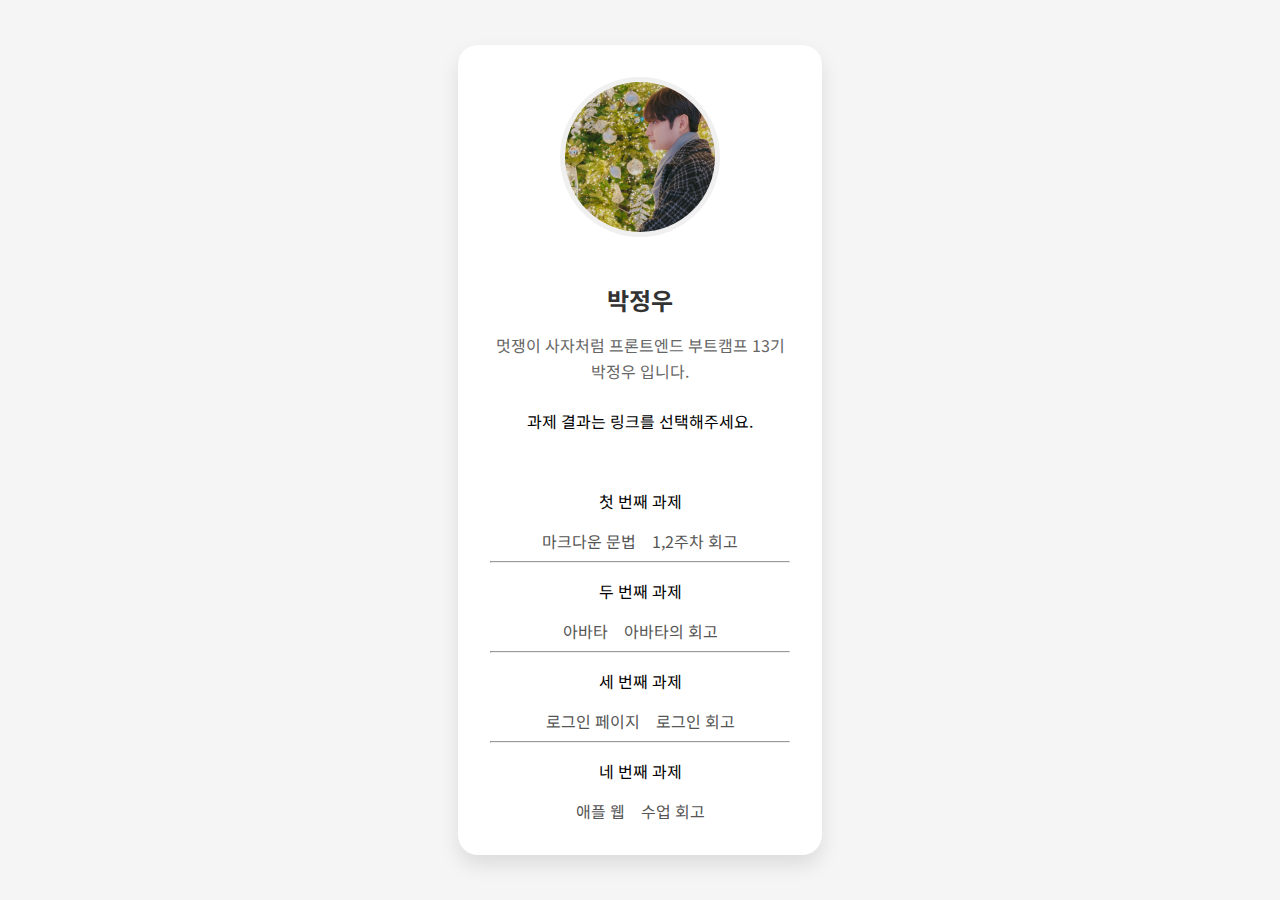
<file: index.html>
<!doctype html>
<html lang="ko">
  <head>
    <meta charset="UTF-8" />
    <meta name="viewport" content="width=device-width, initial-scale=1.0" />
    <title>HTML/CSS 과제</title>
    <style>
      body {
        margin: 0;
        padding: 0;
        font-family: "Noto Sans KR", sans-serif;
        background-color: #f5f5f5;
        display: flex;
        justify-content: center;
        align-items: center;
        min-height: 100vh;
      }

      .profile-card {
        background: white;
        border-radius: 20px;
        box-shadow: 0 10px 20px rgba(0, 0, 0, 0.1);
        padding: 2rem;
        width: 300px;
        text-align: center;
      }

      .profile-image {
        width: 150px;
        height: 150px;
        border-radius: 50%;
        margin-bottom: 1.5rem;
        object-fit: cover;
        border: 5px solid #f0f0f0;
      }

      .name {
        font-size: 1.5rem;
        font-weight: bold;
        color: #333;
        margin-bottom: 0.5rem;
      }

      .bio {
        color: #666;
        line-height: 1.6;
        margin-bottom: 1.5rem;
      }

      .homework-links {
        display: flex;
        justify-content: center;
        gap: 1rem;
        margin: 0;
        padding: 0;
        list-style: none;
      }

      .homework-links a {
        color: #555;
        text-decoration: none;
        transition: color 0.3s ease;
      }

      .homework-links a:hover {
        color: #007bff;
      }
    </style>
    <link
      href="https://fonts.googleapis.com/css2?family=Noto+Sans+KR:wght@400;700&display=swap"
      rel="stylesheet"
    />
    <link
      rel="stylesheet"
      href="https://cdnjs.cloudflare.com/ajax/libs/font-awesome/5.15.4/css/all.min.css"
    />
  </head>
  <body>
    <div class="profile-card">
      <img src="./src/assets/images/pjw.jpg" alt="" class="profile-image" />
      <h1 class="name">박정우</h1>
      <p class="bio">멋쟁이 사자처럼 프론트엔드 부트캠프 13기 박정우 입니다.</p>
      <p>과제 결과는 링크를 선택해주세요.</p>
      <br />
      <p>첫 번째 과제</p>
      <ul class="homework-links">
        <li><a href="./src/md/markdown.md">마크다운 문법</a></li>
        <li><a href="./src/md/retrospect.md">1,2주차 회고</a></li>
      </ul>
      <hr />
      <p>두 번째 과제</p>
      <ul class="homework-links">
        <li><a href="./src/avatars/avatars.html">아바타</a></li>
        <li><a href="./src/avatars/avatars.md">아바타의 회고</a></li>
      </ul>

      <hr />
      <p>세 번째 과제</p>
      <ul class="homework-links">
        <li><a href="./src/login/login.html">로그인 페이지</a></li>
        <li><a href="./src/login/login.md">로그인 회고</a></li>
      </ul>

      <hr />
      <p>네 번째 과제</p>
      <ul class="homework-links">
        <li><a href="./src/apple/apple.html">애플 웹</a></li>
        <li><a href="./src/apple/apple.md">수업 회고</a></li>
      </ul>
    </div>
  </body>
</html>
</file>
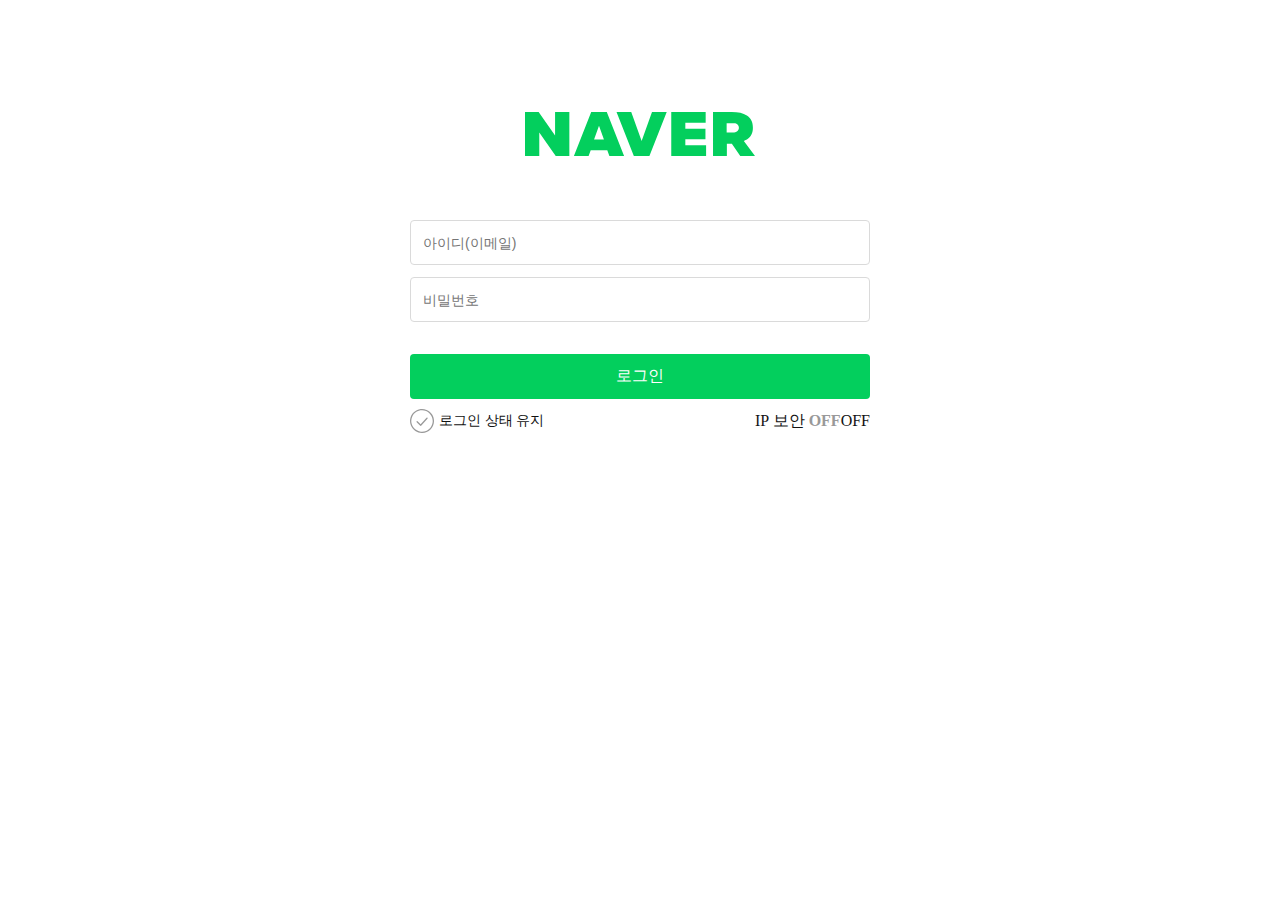
<file: src/login/login.html>
<!doctype html>
<html lang="ko">
  <head>
    <meta charset="UTF-8" />
    <meta name="viewport" content="width=device-width, initial-scale=1.0" />
    <title>NAVER 로그인</title>
    <link rel="stylesheet" href="../login/styles/login.css" />
  </head>
  <body>
    <div class="login-container">
      <h1 class="logo">
        <img
          src="../assets/images/Naver Logo.svg"
          alt="NAVER"
          width="230px"
          height="auto"
        />
      </h1>
      <form class="login-form" method="post" action="#">
        <div class="input-container">
          <label for="userId" class="sr-only">아이디</label>
          <input
            type="text"
            id="userId"
            name="userId"
            placeholder="아이디(이메일)"
            required
          />
        </div>

        <div class="input-container">
          <label for="userPw" class="sr-only">비밀번호</label>
          <input
            type="password"
            id="userPw"
            name="userPw"
            placeholder="비밀번호"
            required
          />
        </div>

        <button type="submit" class="login-button">로그인</button>
        <div class="login-options">
          <div class="stay-signed-in">
            <input type="checkbox" id="staySignedIn" class="checkbox" />
            <label for="staySignedIn">로그인 상태 유지</label>
          </div>

          <div class="ip-security-area">
            <input type="checkbox" id="ipSecurity" class="checkbox" />
            <label for="ipSecurity">
              <a
                href="./pages/ip_security.html"
                target="_blank"
                class="ip-security-link"
              >
                IP 보안
              </a>
              <span class="status">OFF</span>
            </label>
          </div>
        </div>
      </form>
    </div>
  </body>
</html>
</file>
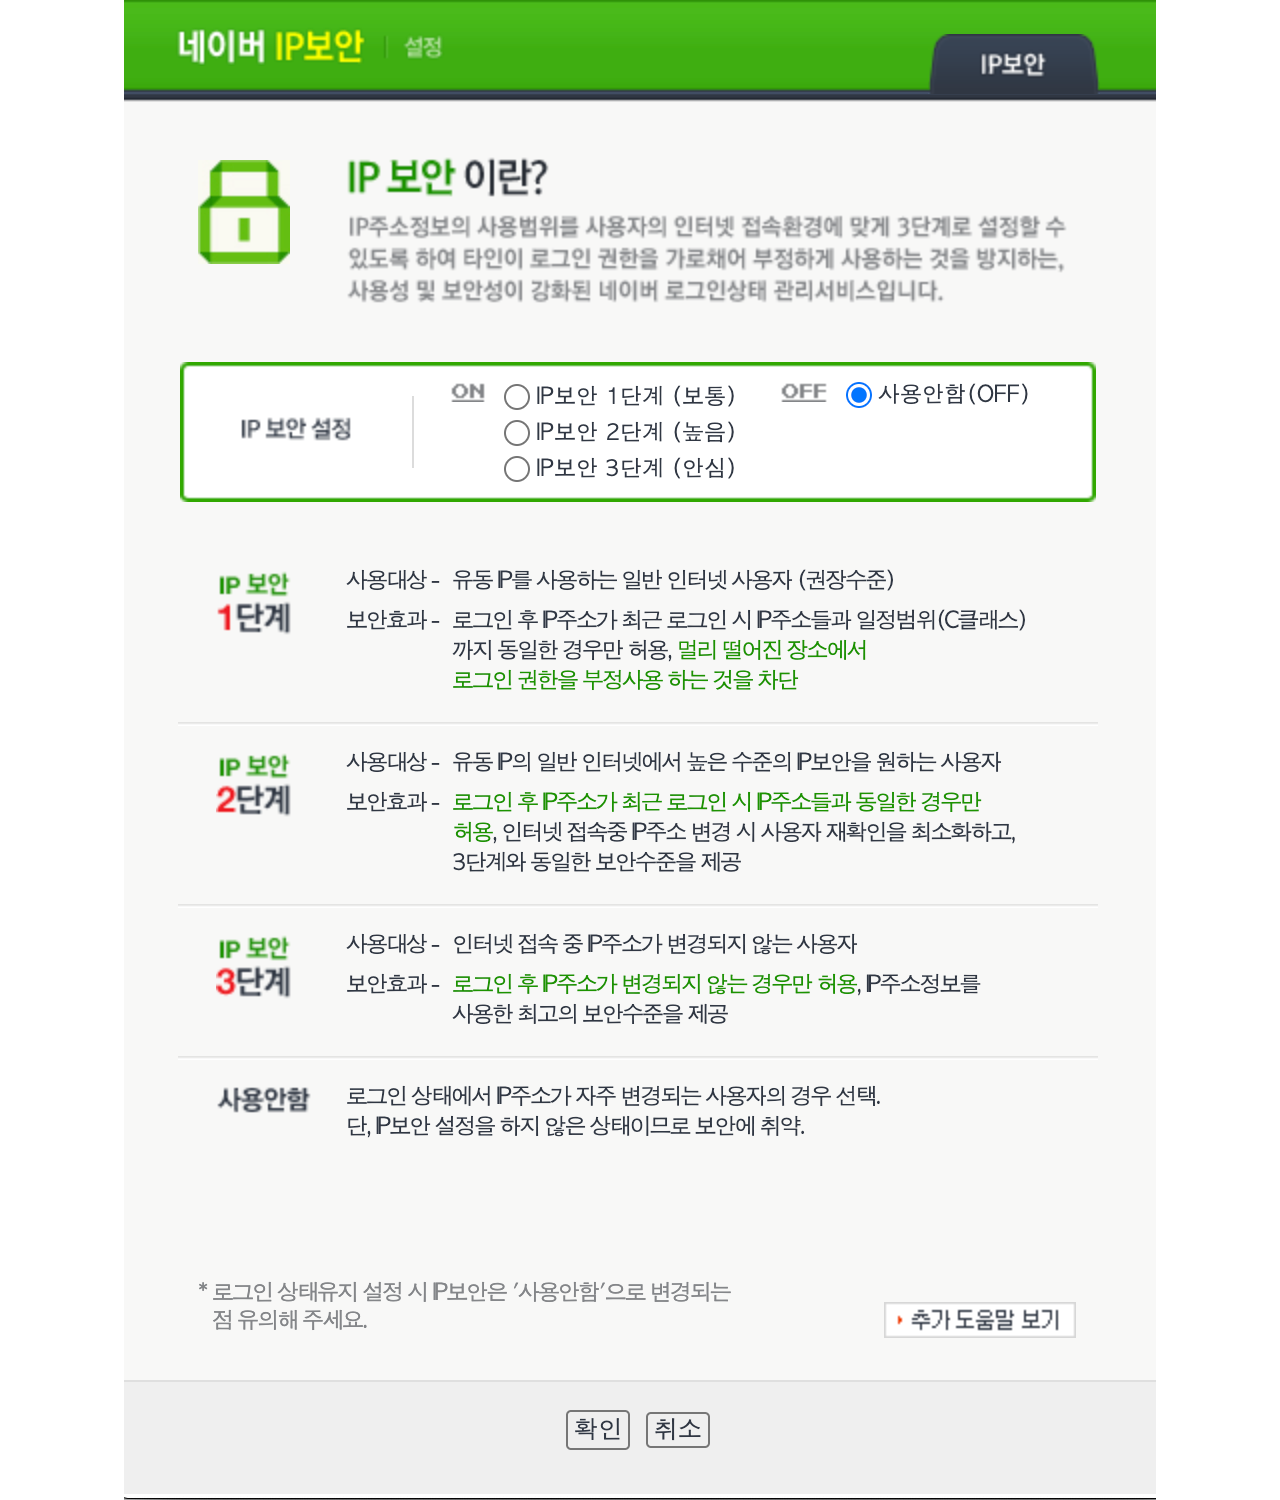
<file: src/login/pages/ip_security.html>
<!doctype html>
<html lang="ko">
  <head>
    <meta charset="UTF-8" />
    <meta name="viewport" content="width=device-width, initial-scale=1.0" />
    <title>네이버 IP 보안 로그인</title>
    <style>
      body {
        margin: 0;
      }

      div {
        display: flex;
        justify-content: center;
      }

      img {
        max-width: 100%;
        height: auto;
        margin: 0 auto;
      }
    </style>
  </head>

  <body>
    <div>
      <img src="./ip-security.png" alt="IP 보안 이란?..." />
    </div>
  </body>
</html>
</file>
<file: src/login/styles/login.css>
:root {
  --primary-color: #03cf5d;
  --text-color: #121212;
  --focus-color: #24388d;
  --border-color: #dadada;
  --focus-bg-color: #e9f0fd;
  --white: #fff;
  --gray: #999;
}

* {
  box-sizing: border-box;
  margin: 0;
  padding: 0;
}

html {
  font-size: 16px;
}

body {
  color: var(--text-color);
  background-color: var(--white);
}

a {
  text-decoration: none;
  color: var(--text-color);
}

.sr-only {
  position: absolute;
  width: 1px;
  height: 1px;
  padding: 0;
  margin: -0.0625rem;
  overflow: hidden;
  font-size: 14px;
  white-space: nowrap;
  border: 0;
}

.login-container {
  padding: 2.5rem 1.25rem;
  max-width: 100%;
  margin: 0 auto;
}

.logo {
  display: flex;
  justify-content: center;
  margin: 0 auto;
  margin: 4rem 0;
}

.login-form {
  width: 100%;
}

.input-container {
  margin-bottom: 0.75rem;
}

.input-container input {
  width: 100%;
  height: 45px;
  padding: 0 0.75rem;
  font-size: 14px;
  border: 1px solid var(--border-color);
  border-radius: 0.25rem;
  outline: none;
}

.input-container input:focus {
  border-color: var(--primary-color);
  background-color: var(--focus-bg-color);
}

.input-container input:focus-visible {
  outline: 1px solid var(--focus-color);
}

.login-button {
  width: 100%;
  height: 2.8125rem;
  border-color: var(--border-color);
  color: var(--white);
  background-color: var(--primary-color);
  border: none;
  border-radius: 0.25rem;
  cursor: pointer;
  margin-top: 1.25rem;
  font-size: 16px;
}

.login-button:focus-visible {
  outline: 1px solid var(--focus-color);
}

.login-options {
  display: flex;
  justify-content: space-between;
  align-items: center;
  margin-top: 0.625rem;
}

.checkbox {
  position: absolute;

  width: 1px;
  height: 1px;
  padding: 0;
  margin: -0.0625rem;
  overflow: hidden;
  clip: rect(0, 0, 0, 0);
  white-space: nowrap;
  border: 0;
}

.stay-signed-in {
  display: inline-flex;
  align-items: center;
  cursor: pointer;
  font-size: 0.875rem;
  margin-left: auto;
}

.stay-signed-in label {
  display: inline-flex;
  align-items: center;
  cursor: pointer;
  font-size: 0.875rem;
  justify-content: flex-start;
}

.stay-signed-in label::before {
  content: "";
  display: inline-block;
  width: 24px;
  height: 24px;
  margin-right: 5px;
  background-image: url("../../assets/images/unchecked.svg");
}

#staySignedIn:checked + label::before {
  background-image: url("../../assets/images/checked.svg");
}

.stay-signed-in input:focus + label::before {
  border: 1px solid var(--focus-color);
}

.ip-security-area {
  display: inline-block;
  right: 0;
}

.ip-security-link {
  color: var(--text-color);
}

.OFF {
  color: var(--gray);
}

/* 기본 상태는 OFF 텍스트 */
#ipSecurity + label .status::before {
  content: "OFF"; /* 기본값은 OFF */
  color: var(--gray);
  font-weight: bold;
}

/* 체크박스를 선택하면 ON 텍스트로 변경 */
#ipSecurity:checked + label .status::before {
  content: "ON"; /* ON 텍스트 */
  color: var(--primary-color); /* ON 텍스트 색상 */
}

/* 반응형 (모바일) */
@media (max-width: 768px) {
  .login-options {
    display: flex;
    justify-content: flex-end;
    align-items: center;
  }

  .stay-signed-in {
    margin-left: auto;
  }

  .ip-security-area {
    display: none;
  }
}

/* 반응형 (데스크탑) */
@media (min-width: 768px) {
  .login-container {
    max-width: 500px;
    padding: 3rem 1.25rem;
  }

  .ip-security-area {
    display: block;
    margin-left: auto;
  }

  .login-options {
    display: flex;
    justify-content: flex-start;
    align-items: center;
  }

  .stay-signed-in {
    margin-left: 0;
  }
}
</file>
